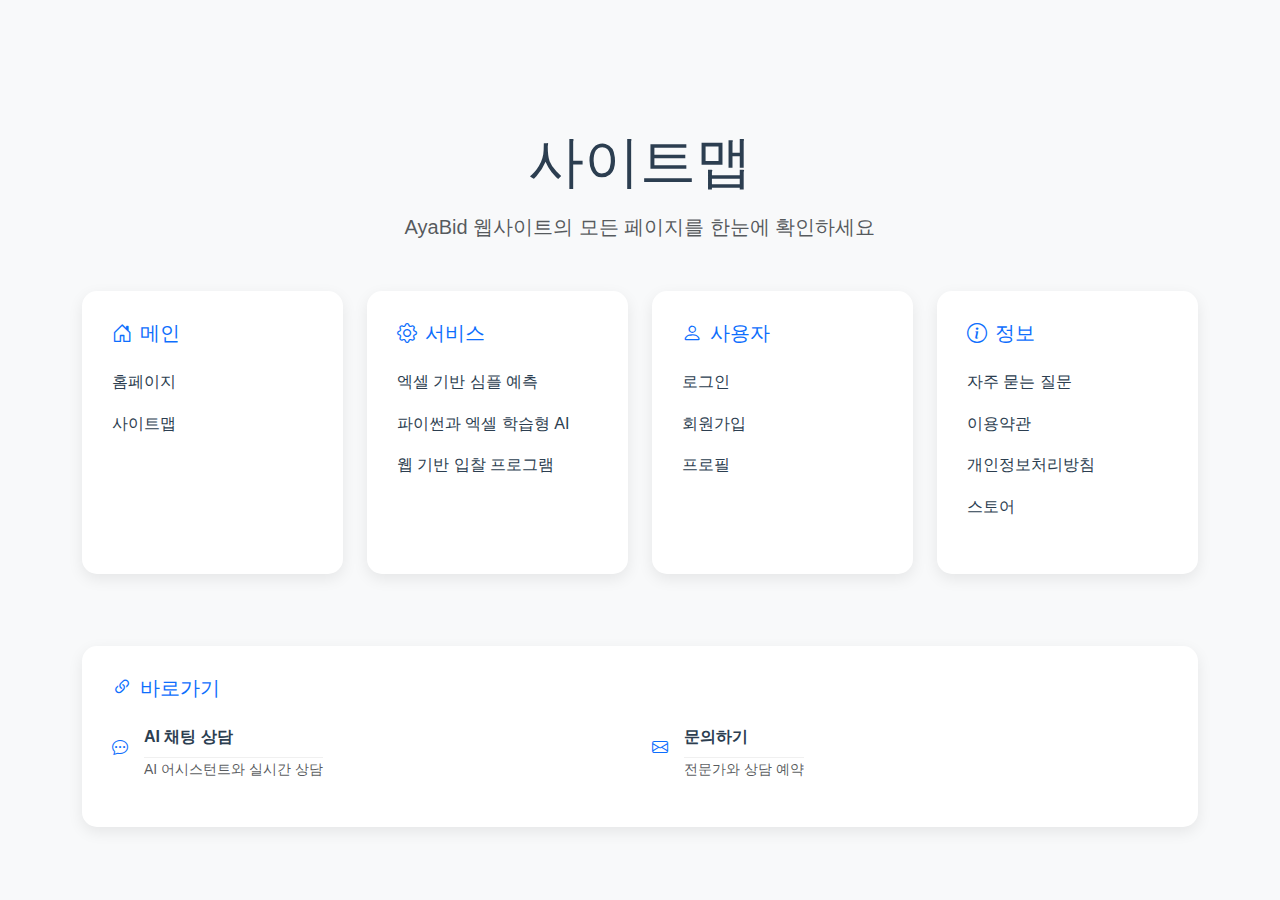
<file: sitemap.html>
<!DOCTYPE html>
<html lang="ko">
<head>
    <meta charset="UTF-8">
    <meta name="viewport" content="width=device-width, initial-scale=1.0">
    <meta name="description" content="사이트맵 - AyaBid AI 기반 입찰 예측 시스템">
    <title>사이트맵 - AyaBid</title>
    <link href="https://cdn.jsdelivr.net/npm/bootstrap@5.1.3/dist/css/bootstrap.min.css" rel="stylesheet">
    <link href="https://cdn.jsdelivr.net/npm/bootstrap-icons@1.8.0/font/bootstrap-icons.css" rel="stylesheet">
    <link href="assets/css/main.css" rel="stylesheet">
    <link href="assets/css/components.css" rel="stylesheet">
    <link href="assets/css/responsive.css" rel="stylesheet">
</head>
<body>
    <div id="header-container"></div>

    <main class="sitemap-page">
        <div class="container py-5">
            <div class="text-center mb-5">
                <h1 class="display-4 mb-3">사이트맵</h1>
                <p class="lead text-muted">AyaBid 웹사이트의 모든 페이지를 한눈에 확인하세요</p>
            </div>

            <div class="row">
                <div class="col-lg-3 col-md-6 mb-4">
                    <div class="sitemap-section">
                        <h3 class="h5 text-primary mb-3">
                            <i class="bi bi-house-door me-2"></i>메인
                        </h3>
                        <ul class="list-unstyled">
                            <li><a href="#home" class="sitemap-link">홈페이지</a></li>
                            <li><a href="#" class="sitemap-link">사이트맵</a></li>
                        </ul>
                    </div>
                </div>

                <div class="col-lg-3 col-md-6 mb-4">
                    <div class="sitemap-section">
                        <h3 class="h5 text-primary mb-3">
                            <i class="bi bi-gear me-2"></i>서비스
                        </h3>
                        <ul class="list-unstyled">
                            <li><a href="#excel-simple" class="sitemap-link">엑셀 기반 심플 예측</a></li>
                            <li><a href="#python-excel-ai" class="sitemap-link">파이썬과 엑셀 학습형 AI</a></li>
                            <li><a href="#web-based" class="sitemap-link">웹 기반 입찰 프로그램</a></li>
                        </ul>
                    </div>
                </div>

                <div class="col-lg-3 col-md-6 mb-4">
                    <div class="sitemap-section">
                        <h3 class="h5 text-primary mb-3">
                            <i class="bi bi-person me-2"></i>사용자
                        </h3>
                        <ul class="list-unstyled">
                            <li><a href="#login" class="sitemap-link">로그인</a></li>
                            <li><a href="#signup" class="sitemap-link">회원가입</a></li>
                            <li><a href="#profile" class="sitemap-link">프로필</a></li>
                        </ul>
                    </div>
                </div>

                <div class="col-lg-3 col-md-6 mb-4">
                    <div class="sitemap-section">
                        <h3 class="h5 text-primary mb-3">
                            <i class="bi bi-info-circle me-2"></i>정보
                        </h3>
                        <ul class="list-unstyled">
                            <li><a href="#faq" class="sitemap-link">자주 묻는 질문</a></li>
                            <li><a href="#terms" class="sitemap-link">이용약관</a></li>
                            <li><a href="#privacy" class="sitemap-link">개인정보처리방침</a></li>
                            <li><a href="#store" class="sitemap-link">스토어</a></li>
                        </ul>
                    </div>
                </div>
            </div>

            <div class="row mt-5">
                <div class="col-12">
                    <div class="sitemap-section">
                        <h3 class="h5 text-primary mb-3">
                            <i class="bi bi-link-45deg me-2"></i>바로가기
                        </h3>
                        <div class="row">
                            <div class="col-md-6 mb-3">
                                <div class="d-flex align-items-center">
                                    <i class="bi bi-chat-dots text-primary me-3"></i>
                                    <div>
                                        <a href="javascript:openChat();" class="sitemap-link fw-bold">AI 채팅 상담</a>
                                        <p class="small text-muted mb-0">AI 어시스턴트와 실시간 상담</p>
                                    </div>
                                </div>
                            </div>
                            <div class="col-md-6 mb-3">
                                <div class="d-flex align-items-center">
                                    <i class="bi bi-envelope text-primary me-3"></i>
                                    <div>
                                        <a href="#home#contact" class="sitemap-link fw-bold">문의하기</a>
                                        <p class="small text-muted mb-0">전문가와 상담 예약</p>
                                    </div>
                                </div>
                            </div>
                        </div>
                    </div>
                </div>
            </div>
        </div>
    </main>

    <div id="footer-container"></div>

    <script>
        // 채팅 열기 함수 정의
        function openChat() {
            if (window.openChat) {
                window.openChat();
            } else {
                // 부모 윈도우의 함수 호출
                if (window.parent && window.parent.openChat) {
                    window.parent.openChat();
                }
            }
        }
    </script>
</body>
</html>
</file>
<file: assets/css/main.css>
/* AyaBid 메인 스타일시트 - SPA 버전 */

/* 기본 변수 */
:root {
    --primary-navy: #1e3a5f;
    --primary-blue: #2196F3;
    --accent-silver: #9e9e9e;
    --light-gray: #f8f9fa;
    --white: #ffffff;
    --text-dark: #2c3e50;
    --text-light: #6c757d;
    --chat-bg: #f7f7f8;
    --user-msg: #007bff;
    --ai-msg: #ffffff;
}

/* 기본 스타일 */
* {
    margin: 0;
    padding: 0;
    box-sizing: border-box;
}

body {
    font-family: 'Inter', sans-serif;
    line-height: 1.6;
    color: var(--text-dark);
    overflow-x: hidden;
    background-color: var(--white);
}

html {
    scroll-behavior: smooth;
}

/* 배경 애니메이션 요소 */
.animated-bg {
    position: fixed;
    top: 0;
    left: 0;
    width: 100%;
    height: 100%;
    pointer-events: none;
    z-index: -1;
    overflow: hidden;
}

.floating-bar {
    position: absolute;
    background: linear-gradient(45deg, var(--primary-blue), var(--primary-navy));
    border-radius: 50px;
    opacity: 0.1;
    animation: floatBar 15s infinite linear;
}

.floating-bar:nth-child(1) {
    width: 200px;
    height: 4px;
    top: 20%;
    left: -200px;
    animation-delay: 0s;
}

.floating-bar:nth-child(2) {
    width: 150px;
    height: 3px;
    top: 40%;
    left: -150px;
    animation-delay: 5s;
}

.floating-bar:nth-child(3) {
    width: 180px;
    height: 5px;
    top: 60%;
    left: -180px;
    animation-delay: 10s;
}

.floating-bar:nth-child(4) {
    width: 120px;
    height: 3px;
    top: 80%;
    left: -120px;
    animation-delay: 7s;
}

@keyframes floatBar {
    0% {
        transform: translateX(0) rotate(0deg);
    }
    100% {
        transform: translateX(calc(100vw + 200px)) rotate(360deg);
    }
}

/* 파티클 시스템 */
.particle {
    position: absolute;
    background: var(--primary-blue);
    border-radius: 50%;
    pointer-events: none;
    animation: particle 20s infinite linear;
}

@keyframes particle {
    0% {
        transform: translateY(100vh) translateX(0) scale(0);
        opacity: 0;
    }
    10% {
        opacity: 1;
    }
    90% {
        opacity: 1;
    }
    100% {
        transform: translateY(-100px) translateX(100px) scale(1);
        opacity: 0;
    }
}

/* 네비게이션 */
.navbar {
    background: rgba(255, 255, 255, 0.95);
    backdrop-filter: blur(10px);
    box-shadow: 0 2px 20px rgba(0, 0, 0, 0.1);
    transition: all 0.3s ease;
    z-index: 1000;
}

.navbar-brand {
    font-weight: 700;
    font-size: 1.5rem;
    color: var(--primary-navy) !important;
}

.nav-link {
    font-weight: 500;
    color: var(--text-dark) !important;
    transition: color 0.3s ease;
    position: relative;
}

.nav-link:hover {
    color: var(--primary-blue) !important;
}

.nav-link::after {
    content: '';
    position: absolute;
    width: 0;
    height: 2px;
    bottom: 0;
    left: 50%;
    background-color: var(--primary-blue);
    transition: all 0.3s ease;
}

.nav-link:hover::after {
    width: 100%;
    left: 0;
}

/* Tab Navigation */
.tab-navigation {
    position: fixed;
    top: 50%;
    right: 30px;
    transform: translateY(-50%);
    z-index: 1000;
    background: rgba(255, 255, 255, 0.95);
    backdrop-filter: blur(10px);
    border-radius: 25px;
    padding: 15px;
    box-shadow: 0 10px 30px rgba(0, 0, 0, 0.1);
}

.tab-btn {
    display: block;
    width: 50px;
    height: 50px;
    border: none;
    background: transparent;
    border-radius: 50%;
    margin-bottom: 10px;
    cursor: pointer;
    transition: all 0.3s ease;
    position: relative;
    color: var(--text-light);
    font-size: 1.2rem;
}

.tab-btn:last-child {
    margin-bottom: 0;
}

.tab-btn:hover {
    background: var(--primary-blue);
    color: white;
    transform: scale(1.1);
}

.tab-btn.active {
    background: var(--primary-navy);
    color: white;
}

.tab-btn::after {
    content: attr(data-tooltip);
    position: absolute;
    right: 60px;
    top: 50%;
    transform: translateY(-50%);
    background: var(--text-dark);
    color: white;
    padding: 8px 12px;
    border-radius: 8px;
    font-size: 0.8rem;
    white-space: nowrap;
    opacity: 0;
    pointer-events: none;
    transition: opacity 0.3s ease;
}

.tab-btn:hover::after {
    opacity: 1;
}

/* 히어로 섹션 */
.hero-section {
    min-height: 100vh;
    background: linear-gradient(135deg, var(--light-gray) 0%, #ffffff 100%);
    display: flex;
    align-items: center;
    position: relative;
    overflow: hidden;
}

.hero-section::before {
    content: '';
    position: absolute;
    top: 0;
    left: 0;
    right: 0;
    bottom: 0;
    background: url('data:image/svg+xml,<svg xmlns="http://www.w3.org/2000/svg" viewBox="0 0 100 100"><defs><pattern id="grid" width="10" height="10" patternUnits="userSpaceOnUse"><path d="M 10 0 L 0 0 0 10" fill="none" stroke="%23e0e0e0" stroke-width="0.5"/></pattern></defs><rect width="100" height="100" fill="url(%23grid)"/></svg>');
    opacity: 0.3;
    z-index: 1;
}

.hero-content {
    position: relative;
    z-index: 2;
}

.logo-container {
    text-align: center;
    margin-bottom: 3rem;
    animation: fadeInUp 1s ease-out;
}

.logo-image {
    max-width: 300px;
    height: auto;
    filter: drop-shadow(0 10px 30px rgba(0, 0, 0, 0.1));
    transition: transform 0.3s ease;
}

.logo-image:hover {
    transform: scale(1.05);
}

.hero-title {
    font-size: 3.5rem;
    font-weight: 700;
    color: var(--primary-navy);
    margin-bottom: 1.5rem;
    animation: fadeInUp 1s ease-out 0.2s both;
}

.hero-subtitle {
    font-size: 1.3rem;
    color: var(--text-light);
    margin-bottom: 2rem;
    animation: fadeInUp 1s ease-out 0.4s both;
}

.hero-description {
    font-size: 1.1rem;
    color: var(--text-light);
    margin-bottom: 3rem;
    max-width: 600px;
    margin-left: auto;
    margin-right: auto;
    animation: fadeInUp 1s ease-out 0.6s both;
}

/* 채팅 인터페이스 */
.chat-interface {
    position: fixed;
    top: 0;
    left: 0;
    width: 100%;
    height: 100%;
    background: var(--chat-bg);
    z-index: 2000;
    transform: translateX(100%);
    transition: transform 0.5s cubic-bezier(0.4, 0, 0.2, 1);
    display: flex;
    flex-direction: column;
}

.chat-interface.active {
    transform: translateX(0);
}

.chat-header {
    background: white;
    padding: 20px;
    border-bottom: 1px solid #e0e0e0;
    display: flex;
    align-items: center;
    justify-content: space-between;
    box-shadow: 0 2px 10px rgba(0, 0, 0, 0.1);
}

.chat-title {
    font-size: 1.2rem;
    font-weight: 600;
    color: var(--primary-navy);
    margin: 0;
}

.chat-close {
    background: none;
    border: none;
    font-size: 1.5rem;
    color: var(--text-light);
    cursor: pointer;
    padding: 5px;
    border-radius: 50%;
    transition: all 0.3s ease;
}

.chat-close:hover {
    background: var(--light-gray);
    color: var(--primary-navy);
}

.chat-messages {
    flex: 1;
    overflow-y: auto;
    padding: 20px;
    display: flex;
    flex-direction: column;
    gap: 15px;
}

.message {
    max-width: 70%;
    padding: 15px 20px;
    border-radius: 20px;
    animation: messageSlide 0.3s ease-out;
    position: relative;
}

.message.user {
    background: var(--user-msg);
    color: white;
    align-self: flex-end;
    border-bottom-right-radius: 5px;
}

.message.ai {
    background: var(--ai-msg);
    color: var(--text-dark);
    align-self: flex-start;
    border: 1px solid #e0e0e0;
    border-bottom-left-radius: 5px;
}

.message-time {
    font-size: 0.7rem;
    opacity: 0.7;
    margin-top: 5px;
}

.typing-indicator {
    display: flex;
    align-items: center;
    gap: 5px;
    padding: 15px 20px;
    background: var(--ai-msg);
    border-radius: 20px;
    border-bottom-left-radius: 5px;
    max-width: 70%;
    align-self: flex-start;
    border: 1px solid #e0e0e0;
}

.typing-dot {
    width: 8px;
    height: 8px;
    background: var(--text-light);
    border-radius: 50%;
    animation: typing 1.4s infinite ease-in-out;
}

.typing-dot:nth-child(2) {
    animation-delay: 0.2s;
}

.typing-dot:nth-child(3) {
    animation-delay: 0.4s;
}

@keyframes typing {
    0%, 60%, 100% {
        transform: translateY(0);
        opacity: 0.4;
    }
    30% {
        transform: translateY(-10px);
        opacity: 1;
    }
}

.chat-input-container {
    background: white;
    padding: 20px;
    border-top: 1px solid #e0e0e0;
}

.chat-input-wrapper {
    display: flex;
    gap: 10px;
    align-items: flex-end;
    max-width: 800px;
    margin: 0 auto;
}

.chat-input {
    flex: 1;
    border: 2px solid #e0e0e0;
    border-radius: 25px;
    padding: 15px 20px;
    font-size: 1rem;
    resize: none;
    outline: none;
    transition: border-color 0.3s ease;
    max-height: 120px;
    min-height: 50px;
}

.chat-input:focus {
    border-color: var(--primary-blue);
}

.chat-send {
    background: var(--primary-blue);
    border: none;
    border-radius: 50%;
    width: 50px;
    height: 50px;
    color: white;
    cursor: pointer;
    transition: all 0.3s ease;
    display: flex;
    align-items: center;
    justify-content: center;
}

.chat-send:hover {
    background: var(--primary-navy);
    transform: scale(1.05);
}

.chat-send:disabled {
    background: var(--text-light);
    cursor: not-allowed;
    transform: none;
}

/* 버튼 스타일 */
.btn-primary-custom {
    background: linear-gradient(135deg, var(--primary-navy) 0%, var(--primary-blue) 100%);
    border: none;
    padding: 15px 30px;
    font-weight: 600;
    border-radius: 50px;
    transition: all 0.3s ease;
    box-shadow: 0 5px 15px rgba(0, 0, 0, 0.3);
    animation: fadeInUp 1s ease-out 0.8s both;
}

.btn-primary-custom:hover {
    transform: translateY(-3px);
    box-shadow: 0 10px 25px rgba(0, 0, 0, 0.4);
    background: linear-gradient(135deg, var(--primary-blue) 0%, var(--primary-navy) 100%);
}

.btn-outline-custom {
    border: 2px solid var(--primary-navy);
    color: var(--primary-navy);
    padding: 15px 30px;
    font-weight: 600;
    border-radius: 50px;
    transition: all 0.3s ease;
    background: transparent;
    animation: fadeInUp 1s ease-out 1s both;
}

.btn-outline-custom:hover {
    background: var(--primary-navy);
    color: white;
    transform: translateY(-3px);
    box-shadow: 0 10px 25px rgba(0, 0, 0, 0.3);
}

/* Features Section */
.features-section {
    padding: 100px 0;
    background: white;
}

.feature-card {
    background: white;
    border-radius: 20px;
    padding: 40px 30px;
    text-align: center;
    box-shadow: 0 10px 30px rgba(0, 0, 0, 0.1);
    transition: all 0.3s ease;
    height: 100%;
    border: 1px solid rgba(0, 0, 0, 0.05);
}

.feature-card:hover {
    transform: translateY(-10px);
    box-shadow: 0 20px 40px rgba(0, 0, 0, 0.15);
}

.feature-icon {
    width: 80px;
    height: 80px;
    background: linear-gradient(135deg, var(--primary-navy) 0%, var(--primary-blue) 100%);
    border-radius: 50%;
    display: flex;
    align-items: center;
    justify-content: center;
    margin: 0 auto 25px;
    font-size: 2rem;
    color: var(--white);
    transition: all 0.3s ease;
}

.feature-card:hover .feature-icon {
    transform: scale(1.1);
}

.feature-title {
    font-size: 1.5rem;
    font-weight: 600;
    color: var(--primary-navy);
    margin-bottom: 15px;
}

.feature-description {
    color: var(--text-light);
    line-height: 1.7;
}

/* Stats Section */
.stats-section {
    background: linear-gradient(135deg, var(--primary-navy) 0%, var(--primary-blue) 100%);
    padding: 80px 0;
}

.stat-item {
    text-align: center;
    padding: 20px;
}

.stat-number {
    font-size: 3rem;
    font-weight: 700;
    margin-bottom: 10px;
    display: block;
    color: var(--white);
}

.stat-label {
    font-size: 1.1rem;
    opacity: 0.9;
    color: var(--white);
}

/* CTA Section */
.cta-section {
    background: var(--light-gray);
    padding: 100px 0;
    text-align: center;
}

.cta-title {
    font-size: 2.5rem;
    font-weight: 700;
    color: var(--primary-navy);
    margin-bottom: 20px;
}

.cta-description {
    font-size: 1.2rem;
    color: var(--text-light);
    margin-bottom: 40px;
    max-width: 600px;
    margin-left: auto;
    margin-right: auto;
}

/* Footer */
.footer {
    background: var(--primary-navy);
    padding: 60px 0 30px;
}

.footer-title {
    font-size: 1.3rem;
    font-weight: 600;
    margin-bottom: 20px;
    color: var(--white);
}

.footer p {
    color: var(--white);
}

.footer-link {
    color: rgba(255, 255, 255, 0.8);
    text-decoration: none;
    transition: color 0.3s ease;
    display: block;
    margin-bottom: 8px;
}

.footer-link:hover {
    color: var(--white);
}

.social-icon {
    display: inline-flex;
    align-items: center;
    justify-content: center;
    width: 45px;
    height: 45px;
    background: rgba(255, 255, 255, 0.1);
    border-radius: 50%;
    color: var(--white);
    text-decoration: none;
    margin-right: 15px;
    transition: all 0.3s ease;
}

.social-icon:hover {
    background: var(--primary-blue);
    color: var(--white);
    transform: translateY(-3px);
}

/* 애니메이션 */
@keyframes fadeInUp {
    from {
        opacity: 0;
        transform: translateY(30px);
    }
    to {
        opacity: 1;
        transform: translateY(0);
    }
}

@keyframes messageSlide {
    from {
        opacity: 0;
        transform: translateY(20px);
    }
    to {
        opacity: 1;
        transform: translateY(0);
    }
}

@keyframes float {
    0%, 100% {
        transform: translateY(0px);
    }
    50% {
        transform: translateY(-20px);
    }
}

.floating {
    animation: float 6s ease-in-out infinite;
}

/* 스크롤 애니메이션 */
.fade-in {
    opacity: 0;
    transform: translateY(30px);
    transition: all 0.8s ease;
}

.fade-in.visible {
    opacity: 1;
    transform: translateY(0);
}

/* 프로그레스 바 */
.progress-container {
    position: fixed;
    top: 0;
    left: 0;
    width: 100%;
    height: 3px;
    background: rgba(255, 255, 255, 0.3);
    z-index: 1001;
}

.progress-bar {
    height: 100%;
    background: linear-gradient(90deg, var(--primary-blue), var(--primary-navy));
    width: 0%;
    transition: width 0.3s ease;
}

/* 채팅 인터페이스 기본 스타일 */
.chat-interface {
    position: fixed;
    top: 0;
    left: 0;
    width: 100%;
    height: 100%;
    background: var(--chat-bg);
    z-index: 2000;
    transform: translateX(100%);
    transition: transform 0.5s cubic-bezier(0.4, 0, 0.2, 1);
    display: flex;
    flex-direction: column;
}

.chat-interface.active {
    transform: translateX(0);
}

.chat-header {
    background: white;
    padding: 20px;
    border-bottom: 1px solid #e0e0e0;
    display: flex;
    align-items: center;
    justify-content: space-between;
    box-shadow: 0 2px 10px rgba(0, 0, 0, 0.1);
}

.chat-title {
    font-size: 1.2rem;
    font-weight: 600;
    color: var(--primary-navy);
    margin: 0;
}

.chat-close {
    background: none;
    border: none;
    font-size: 1.5rem;
    color: var(--text-light);
    cursor: pointer;
    padding: 5px;
    border-radius: 50%;
    transition: all 0.3s ease;
}

.chat-close:hover {
    background: var(--light-gray);
    color: var(--primary-navy);
}

.chat-messages {
    flex: 1;
    overflow-y: auto;
    padding: 20px;
    display: flex;
    flex-direction: column;
    gap: 15px;
}

.message {
    max-width: 70%;
    padding: 15px 20px;
    border-radius: 20px;
    animation: messageSlide 0.3s ease-out;
    position: relative;
}

.message.user {
    background: var(--user-msg);
    color: white;
    align-self: flex-end;
    border-bottom-right-radius: 5px;
}

.message.ai {
    background: var(--ai-msg);
    color: var(--text-dark);
    align-self: flex-start;
    border: 1px solid #e0e0e0;
    border-bottom-left-radius: 5px;
}

.message-time {
    font-size: 0.7rem;
    opacity: 0.7;
    margin-top: 5px;
}

/* 스크롤 맨 위로 버튼 */
.scroll-top {
    position: fixed;
    bottom: 30px;
    right: 30px;
    width: 50px;
    height: 50px;
    background: var(--primary-blue);
    color: white;
    border: none;
    border-radius: 50%;
    display: none;
    align-items: center;
    justify-content: center;
    cursor: pointer;
    transition: all 0.3s ease;
    z-index: 1000;
    box-shadow: 0 5px 15px rgba(0, 0, 0, 0.2);
}

.scroll-top:hover {
    background: var(--primary-navy);
    transform: translateY(-3px);
}

.scroll-top.show {
    display: flex;
}

@media (max-width: 768px) {
    .scroll-top {
        bottom: 100px;
    }
}

/* 로딩 오버레이 */
.loading-overlay {
    position: fixed;
    top: 0;
    left: 0;
    width: 100%;
    height: 100%;
    background: rgba(255, 255, 255, 0.95);
    display: flex;
    align-items: center;
    justify-content: center;
    z-index: 9999;
    backdrop-filter: blur(5px);
}

.loading-spinner {
    width: 50px;
    height: 50px;
    border: 4px solid #f3f3f3;
    border-top: 4px solid var(--primary-blue);
    border-radius: 50%;
    animation: spin 1s linear infinite;
}

@keyframes spin {
    0% { transform: rotate(0deg); }
    100% { transform: rotate(360deg); }
}

/* 메인 콘텐츠 */
.main-content {
    opacity: 0;
    transition: opacity 0.5s ease;
}

.main-content.loaded {
    opacity: 1;
}

/* 홈 컴포넌트 전용 스타일 */

/* 서비스 섹션 */
.service-section {
    padding: 80px 0;
    background: var(--white);
}

.service-header {
    text-align: center;
    margin-bottom: 60px;
}

.service-header h2 {
    font-size: 2.5rem;
    font-weight: 700;
    color: var(--primary-navy);
    margin-bottom: 20px;
}

.service-header p {
    font-size: 1.2rem;
    color: var(--text-light);
    max-width: 600px;
    margin: 0 auto;
}

.service-icon {
    width: 80px;
    height: 80px;
    background: linear-gradient(135deg, var(--primary-blue), var(--primary-navy));
    border-radius: 50%;
    display: flex;
    align-items: center;
    justify-content: center;
    margin: 0 auto 25px;
    color: white;
    font-size: 2rem;
    transition: all 0.3s ease;
}

.service-card:hover .service-icon {
    transform: scale(1.1) rotate(5deg);
    box-shadow: 0 10px 30px rgba(33, 150, 243, 0.3);
}

.service-title {
    font-size: 1.4rem;
    font-weight: 700;
    color: var(--primary-navy);
    margin-bottom: 15px;
    text-align: center;
}

.service-description {
    color: var(--text-light);
    line-height: 1.6;
    text-align: center;
    margin-bottom: 25px;
}

.service-features {
    list-style: none;
    padding: 0;
    margin: 0;
}

.service-features li {
    padding: 8px 0;
    color: var(--text-dark);
    display: flex;
    align-items: center;
}

.service-features li i {
    color: var(--primary-blue);
    margin-right: 10px;
    font-size: 1rem;
    width: 16px;
}

/* 성과 섹션 */
.achievement-section {
    padding: 80px 0;
    background: linear-gradient(135deg, var(--light-gray) 0%, #f0f8ff 100%);
    position: relative;
    overflow: hidden;
}

.achievement-section::before {
    content: '';
    position: absolute;
    top: 0;
    left: 0;
    right: 0;
    bottom: 0;
    background: url('data:image/svg+xml,<svg xmlns="http://www.w3.org/2000/svg" viewBox="0 0 100 100"><defs><pattern id="dots" width="20" height="20" patternUnits="userSpaceOnUse"><circle cx="10" cy="10" r="1" fill="%23e0e0e0"/></pattern></defs><rect width="100" height="100" fill="url(%23dots)"/></svg>');
    opacity: 0.3;
    pointer-events: none;
}

.achievement-header {
    text-align: center;
    margin-bottom: 60px;
    position: relative;
    z-index: 1;
}

.achievement-header h2 {
    font-size: 2.5rem;
    font-weight: 700;
    color: var(--primary-navy);
    margin-bottom: 20px;
}

.achievement-header p {
    font-size: 1.2rem;
    color: var(--text-light);
    max-width: 600px;
    margin: 0 auto;
}

.achievement-card {
    background: var(--white);
    border-radius: 20px;
    padding: 40px 30px;
    text-align: center;
    box-shadow: 0 10px 30px rgba(0, 0, 0, 0.1);
    transition: all 0.3s ease;
    height: 100%;
    position: relative;
    z-index: 1;
    border: 1px solid rgba(255, 255, 255, 0.2);
}

.achievement-card:hover {
    transform: translateY(-10px);
    box-shadow: 0 20px 50px rgba(0, 0, 0, 0.15);
}

.achievement-icon {
    width: 80px;
    height: 80px;
    background: linear-gradient(135deg, var(--primary-blue), var(--primary-navy));
    border-radius: 50%;
    display: flex;
    align-items: center;
    justify-content: center;
    margin: 0 auto 25px;
    color: white;
    font-size: 2rem;
    transition: all 0.3s ease;
}

.achievement-card:hover .achievement-icon {
    transform: scale(1.1) rotate(10deg);
}

.achievement-number {
    font-size: 3rem;
    font-weight: 800;
    color: var(--primary-blue);
    margin-bottom: 10px;
    display: block;
    line-height: 1;
}

.achievement-title {
    font-size: 1.3rem;
    font-weight: 700;
    color: var(--primary-navy);
    margin-bottom: 15px;
}

.achievement-description {
    color: var(--text-light);
    line-height: 1.6;
    margin-bottom: 0;
}

/* 전략 섹션 */
.strategy-section {
    padding: 80px 0;
    background: var(--white);
}

.strategy-header {
    text-align: center;
    margin-bottom: 60px;
}

.strategy-header h2 {
    font-size: 2.5rem;
    font-weight: 700;
    color: var(--primary-navy);
    margin-bottom: 20px;
}

.strategy-header p {
    font-size: 1.2rem;
    color: var(--text-light);
    max-width: 600px;
    margin: 0 auto;
}

.strategy-card {
    background: var(--white);
    border: 2px solid transparent;
    border-radius: 20px;
    padding: 40px 30px;
    text-align: center;
    transition: all 0.3s ease;
    height: 100%;
    position: relative;
    overflow: hidden;
}

.strategy-card::before {
    content: '';
    position: absolute;
    top: 0;
    left: 0;
    right: 0;
    bottom: 0;
    background: linear-gradient(135deg, var(--primary-blue), var(--primary-navy));
    opacity: 0;
    transition: opacity 0.3s ease;
    border-radius: 18px;
}

.strategy-card:hover::before {
    opacity: 0.05;
}

.strategy-card:hover {
    border-color: var(--primary-blue);
    transform: translateY(-5px);
    box-shadow: 0 15px 40px rgba(33, 150, 243, 0.2);
}

.strategy-step {
    position: relative;
    z-index: 1;
    width: 60px;
    height: 60px;
    background: linear-gradient(135deg, var(--primary-blue), var(--primary-navy));
    border-radius: 50%;
    display: flex;
    align-items: center;
    justify-content: center;
    margin: 0 auto 25px;
    color: white;
    font-size: 1.5rem;
    font-weight: 700;
    transition: all 0.3s ease;
}

.strategy-card:hover .strategy-step {
    transform: scale(1.1);
    box-shadow: 0 8px 25px rgba(33, 150, 243, 0.4);
}

.strategy-title {
    position: relative;
    z-index: 1;
    font-size: 1.4rem;
    font-weight: 700;
    color: var(--primary-navy);
    margin-bottom: 15px;
}

.strategy-description {
    position: relative;
    z-index: 1;
    color: var(--text-light);
    line-height: 1.6;
    margin-bottom: 0;
}

/* 추가 유틸리티 클래스 */
.section-divider {
    height: 1px;
    background: linear-gradient(90deg, transparent, var(--primary-blue), transparent);
    margin: 60px 0;
}

.text-gradient {
    background: linear-gradient(135deg, var(--primary-blue), var(--primary-navy));
    -webkit-background-clip: text;
    -webkit-text-fill-color: transparent;
    background-clip: text;
}

/* 반응형 디자인 */
@media (max-width: 768px) {
    .hero-title {
        font-size: 2.5rem;
    }
    
    .hero-subtitle {
        font-size: 1.1rem;
    }
    
    .tab-navigation {
        right: 15px;
        padding: 10px;
    }
    
    .tab-btn {
        width: 40px;
        height: 40px;
        font-size: 1rem;
    }
    
    .tab-btn::after {
        display: none;
    }
    
    .chat-input-container {
        padding: 15px;
    }
    
    .message {
        max-width: 90%;
    }
}

@media (max-width: 576px) {
    .hero-section {
        text-align: center;
    }
    
    .hero-title {
        font-size: 2rem;
    }
    
    .hero-subtitle {
        font-size: 1rem;
    }
    
    .hero-description {
        font-size: 0.95rem;
    }
    
    .btn-primary-custom,
    .btn-outline-custom {
        padding: 12px 24px;
        font-size: 1rem;
    }
}

/* 반응형 개선 - 홈 컴포넌트 */
@media (max-width: 768px) {
    .service-section,
    .achievement-section,
    .strategy-section,
    .cta-section {
        padding: 60px 0;
    }
    
    .service-header h2,
    .achievement-header h2,
    .strategy-header h2,
    .cta-title {
        font-size: 2rem;
    }
    
    .service-header p,
    .achievement-header p,
    .strategy-header p,
    .cta-description {
        font-size: 1rem;
    }
    
    .service-card,
    .achievement-card,
    .strategy-card {
        margin-bottom: 30px;
        padding: 30px 20px;
    }
    
    .service-icon,
    .achievement-icon {
        width: 60px;
        height: 60px;
        font-size: 1.5rem;
    }
    
    .strategy-step {
        width: 50px;
        height: 50px;
        font-size: 1.2rem;
    }
    
    .achievement-number {
        font-size: 2.5rem;
    }
    
    .service-title,
    .achievement-title,
    .strategy-title {
        font-size: 1.2rem;
    }
}

@media (max-width: 576px) {
    .service-section,
    .achievement-section,
    .strategy-section,
    .cta-section {
        padding: 40px 0;
    }
    
    .service-header h2,
    .achievement-header h2,
    .strategy-header h2,
    .cta-title {
        font-size: 1.8rem;
    }
    
    .service-card,
    .achievement-card,
    .strategy-card {
        padding: 25px 15px;
    }
    
    .achievement-number {
        font-size: 2rem;
    }
    
    .cta-description {
        margin-bottom: 30px;
    }
}
</file>
<file: assets/css/components.css>
/* 컴포넌트 전용 스타일 */

/* Time Badge 스타일 */
.time-badge {
    display: inline-flex;
    align-items: center;
    background: linear-gradient(135deg, var(--primary-blue), var(--primary-navy));
    color: white;
    padding: 8px 16px;
    border-radius: 20px;
    font-size: 0.9rem;
    font-weight: 600;
    margin-bottom: 20px;
    box-shadow: 0 4px 12px rgba(33, 150, 243, 0.3);
}

.time-badge i {
    margin-right: 5px;
}

/* 제품별 카드 스타일들 */
.excel-card, .web-card {
    background: white;
    border: 2px solid var(--primary-blue);
    border-radius: 20px;
    box-shadow: 0 10px 30px rgba(0, 0, 0, 0.1);
    transition: all 0.3s ease;
}

.excel-card:hover, .web-card:hover {
    transform: translateY(-5px);
    box-shadow: 0 15px 40px rgba(0, 0, 0, 0.15);
}

.excel-card .card-title, .web-card .card-title {
    color: var(--primary-navy);
    font-weight: 700;
    margin-bottom: 15px;
}

/* Contact 스타일들 */
.contact-info {
    padding: 30px;
    background: white;
    border-radius: 15px;
    box-shadow: 0 5px 20px rgba(0, 0, 0, 0.1);
}

.contact-item {
    display: flex;
    align-items: center;
    margin-bottom: 25px;
    padding: 15px 0;
    border-bottom: 1px solid #f0f0f0;
}

.contact-item:last-child {
    border-bottom: none;
    margin-bottom: 0;
}

.contact-icon {
    width: 50px;
    height: 50px;
    background: linear-gradient(135deg, var(--primary-blue), var(--primary-navy));
    border-radius: 50%;
    display: flex;
    align-items: center;
    justify-content: center;
    margin-right: 20px;
    color: white;
    font-size: 1.2rem;
    flex-shrink: 0;
}

.contact-item h5 {
    margin-bottom: 5px;
    color: var(--primary-navy);
    font-weight: 600;
}

.contact-item p {
    margin: 0;
    color: var(--text-light);
}

/* Tech Deep Card 스타일들 */
.tech-deep-card {
    background: white;
    border-radius: 15px;
    padding: 30px;
    box-shadow: 0 8px 25px rgba(0, 0, 0, 0.1);
    border-left: 5px solid var(--primary-blue);
    transition: all 0.3s ease;
    height: 100%;
}

.tech-deep-card:hover {
    transform: translateY(-3px);
    box-shadow: 0 12px 35px rgba(0, 0, 0, 0.15);
}

.tech-deep-title {
    color: var(--primary-navy);
    font-size: 1.4rem;
    font-weight: 700;
    margin-bottom: 20px;
    display: flex;
    align-items: center;
}

.tech-deep-title i {
    margin-right: 10px;
    color: var(--primary-blue);
}

.tech-deep-content {
    color: var(--text-dark);
    line-height: 1.6;
}

/* Price Card 스타일들 */
.price-card {
    background: white;
    border-radius: 20px;
    box-shadow: 0 10px 30px rgba(0, 0, 0, 0.1);
    transition: all 0.3s ease;
    border: 2px solid transparent;
    height: 100%;
    display: flex;
    flex-direction: column;
}

.price-card:hover {
    transform: translateY(-8px);
    box-shadow: 0 20px 50px rgba(0, 0, 0, 0.15);
    border-color: var(--primary-blue);
}

.price-header {
    background: linear-gradient(135deg, var(--primary-blue), var(--primary-navy));
    color: white;
    padding: 30px 20px;
    text-align: center;
    border-radius: 18px 18px 0 0;
}

.price-title {
    font-size: 1.5rem;
    font-weight: 700;
    margin-bottom: 10px;
}

.price {
    font-size: 3rem;
    font-weight: 800;
    margin-bottom: 5px;
}

.price-original {
    text-decoration: line-through;
    opacity: 0.7;
    font-size: 1rem;
}

.price-badge {
    display: inline-block;
    background: rgba(255, 255, 255, 0.2);
    padding: 5px 15px;
    border-radius: 20px;
    font-size: 0.9rem;
    font-weight: 600;
    margin-top: 10px;
}

.price-body {
    padding: 30px 20px;
    flex: 1;
}

.price-features {
    list-style: none;
    padding: 0;
    margin: 0;
}

.price-features li {
    padding: 10px 0;
    display: flex;
    align-items: center;
    font-size: 0.95rem;
}

.price-features li i {
    margin-right: 10px;
    font-size: 1.1rem;
}

.price-footer {
    padding: 20px;
    border-top: 1px solid #f0f0f0;
}

/* Product Card 스타일들 - Store 컴포넌트용 */
.product-card {
    background: white;
    border-radius: 15px;
    box-shadow: 0 5px 20px rgba(0, 0, 0, 0.08);
    transition: all 0.3s ease;
    overflow: hidden;
    position: relative;
}

.product-card:hover {
    transform: translateY(-5px);
    box-shadow: 0 15px 35px rgba(0, 0, 0, 0.15);
}

.product-icon {
    height: 80px;
    width: 80px;
    margin: 0 auto;
    border-radius: 50%;
    display: flex;
    align-items: center;
    justify-content: center;
    background-color: rgba(13, 110, 253, 0.1);
    color: #0d6efd;
}

.product-card .badge {
    z-index: 10;
}

.product-card .pricing h4 {
    color: var(--primary-navy);
    font-weight: 700;
}

/* Store 컴포넌트 전용 Feature List */
.product-card .feature-list {
    list-style-type: none;
    padding-left: 0;
}

.product-card .feature-list li {
    padding: 5px 0;
    color: #495057;
}

/* Progress Container 스타일 */
.progress-container {
    position: fixed;
    top: 0;
    left: 0;
    width: 100%;
    height: 4px;
    background: rgba(255, 255, 255, 0.1);
    z-index: 9999;
}

.progress-container .progress-bar {
    height: 100%;
    background: linear-gradient(90deg, var(--primary-blue), var(--primary-navy));
    width: 0%;
    transition: width 0.3s ease;
}

/* Sitemap 스타일들 */
.sitemap-page {
    padding-top: 80px;
    min-height: 100vh;
    background: var(--light-gray);
}

.sitemap-section {
    background: white;
    padding: 30px;
    border-radius: 15px;
    box-shadow: 0 5px 15px rgba(0, 0, 0, 0.08);
    height: 100%;
    transition: all 0.3s ease;
}

.sitemap-section:hover {
    transform: translateY(-3px);
    box-shadow: 0 10px 25px rgba(0, 0, 0, 0.12);
}

.sitemap-link {
    color: var(--text-dark);
    text-decoration: none;
    display: block;
    padding: 8px 0;
    border-bottom: 1px solid #f0f0f0;
    transition: all 0.3s ease;
}

.sitemap-link:hover {
    color: var(--primary-blue);
    padding-left: 10px;
}

.sitemap-link:last-child {
    border-bottom: none;
}

/* Sidebar 스타일 */
.sidebar {
    position: fixed;
    top: 0;
    right: -350px;
    width: 350px;
    height: 100vh;
    background: white;
    box-shadow: -5px 0 15px rgba(0, 0, 0, 0.1);
    transition: right 0.3s ease;
    z-index: 1040;
    overflow-y: auto;
}

.sidebar.active {
    right: 0;
}

.sidebar-header {
    padding: 20px;
    border-bottom: 1px solid #e9ecef;
    display: flex;
    justify-content: between;
    align-items: center;
}

.sidebar-title {
    margin: 0;
    color: var(--primary-navy);
    font-weight: 700;
}

.sidebar-content {
    padding: 20px 0;
}

.sidebar-item {
    display: flex;
    align-items: center;
    padding: 15px 20px;
    cursor: pointer;
    transition: all 0.3s ease;
    border-bottom: 1px solid #f8f9fa;
}

.sidebar-item:hover {
    background: var(--primary-blue);
    color: white;
    padding-left: 30px;
}

.sidebar-item i {
    font-size: 1.2rem;
    margin-right: 15px;
    width: 20px;
    text-align: center;
    color: var(--primary-blue);
}

.sidebar-item:hover i {
    color: white;
}

.sidebar-item span {
    font-weight: 500;
}

.sidebar-overlay {
    position: fixed;
    top: 0;
    left: 0;
    width: 100%;
    height: 100vh;
    background: rgba(0, 0, 0, 0.5);
    opacity: 0;
    visibility: hidden;
    transition: all 0.3s ease;
    z-index: 1039;
}

.sidebar-overlay.active {
    opacity: 1;
    visibility: visible;
}

.sidebar-toggle-btn {
    position: fixed;
    top: 50%;
    right: 20px;
    transform: translateY(-50%);
    width: 50px;
    height: 50px;
    background: var(--primary-blue);
    color: white;
    border: none;
    border-radius: 50%;
    display: flex;
    align-items: center;
    justify-content: center;
    font-size: 1.2rem;
    cursor: pointer;
    box-shadow: 0 4px 12px rgba(33, 150, 243, 0.3);
    transition: all 0.3s ease;
    z-index: 1000;
}

.sidebar-toggle-btn:hover {
    background: var(--primary-navy);
    transform: translateY(-50%) scale(1.1);
    box-shadow: 0 6px 20px rgba(33, 150, 243, 0.4);
}

/* 타임라인 스타일 */
.timeline {
    position: relative;
}

.timeline-item {
    position: relative;
    padding-left: 0;
}

.timeline-date {
    display: inline-block;
    margin-bottom: 0.5rem;
    font-size: 0.875rem;
}

.timeline-title {
    margin-bottom: 0.5rem;
    color: var(--primary-navy);
}

.timeline-description {
    font-size: 0.9rem;
    color: #6c757d;
    line-height: 1.5;
}

/* 진행률 타임라인 스타일 */
.progress-timeline .progress {
    border-radius: 4px;
    background-color: #e9ecef;
}

.progress-timeline .progress-bar {
    border-radius: 4px;
    transition: width 0.6s ease;
}

/* 통계 스타일 개선 */
.stat-number {
    display: block;
    margin-bottom: 0.5rem;
}

.stat-label {
    font-size: 0.9rem;
    color: #6c757d;
    font-weight: 500;
}

/* 기능 리스트 스타일 */
.feature-list {
    list-style: none;
    padding-left: 0;
}

.feature-list li {
    margin-bottom: 0.75rem;
    display: flex;
    align-items: flex-start;
    gap: 0.5rem;
}

.feature-list i {
    margin-top: 0.125rem;
    flex-shrink: 0;
}

/* 카드 높이 균등화 */
.feature-card.h-100 {
    height: 100%;
    display: flex;
    flex-direction: column;
}

.feature-card.h-100 .feature-description {
    flex-grow: 1;
}

/* Background Soft Colors */
.bg-primary-soft {
    background-color: rgba(33, 150, 243, 0.1) !important;
}

.bg-info-soft {
    background-color: rgba(23, 162, 184, 0.1) !important;
}

.bg-warning-soft {
    background-color: rgba(255, 193, 7, 0.1) !important;
}

.bg-success-soft {
    background-color: rgba(40, 167, 69, 0.1) !important;
}

/* Fade In Animation */
.components-fade-in {
    opacity: 0;
    transform: translateY(30px);
    transition: all 0.8s ease;
}

.components-fade-in.visible {
    opacity: 1;
    transform: translateY(0);
}

/* Intersection Observer용 유틸리티 클래스 */
.opacity-0 {
    opacity: 0;
}

.opacity-100 {
    opacity: 1;
}

.translate-y-0 {
    transform: translateY(0);
}

/* Buy Product Button 스타일 */
.buy-product-btn {
    position: relative;
    overflow: hidden;
    transition: all 0.3s ease;
}

.buy-product-btn::before {
    content: '';
    position: absolute;
    top: 50%;
    left: 50%;
    width: 0;
    height: 0;
    background: rgba(255, 255, 255, 0.2);
    border-radius: 50%;
    transform: translate(-50%, -50%);
    transition: width 0.3s ease, height 0.3s ease;
}

.buy-product-btn:hover::before {
    width: 300px;
    height: 300px;
}

/* 버튼 스타일 추가 */
.btn-primary-custom {
    background: linear-gradient(135deg, var(--primary-navy) 0%, var(--primary-blue) 100%);
    border: none;
    padding: 15px 30px;
    font-weight: 600;
    border-radius: 50px;
    transition: all 0.3s ease;
    box-shadow: 0 5px 15px rgba(30, 58, 95, 0.3);
    animation: fadeInUp 1s ease-out 0.8s both;
}

.btn-primary-custom:hover {
    transform: translateY(-3px);
    box-shadow: 0 10px 25px rgba(30, 58, 95, 0.4);
    background: linear-gradient(135deg, var(--primary-blue) 0%, var(--primary-navy) 100%);
}

.btn-outline-custom {
    border: 2px solid var(--primary-navy);
    color: var(--primary-navy);
    padding: 15px 30px;
    font-weight: 600;
    border-radius: 50px;
    transition: all 0.3s ease;
    background: transparent;
    animation: fadeInUp 1s ease-out 1s both;
}

.btn-outline-custom:hover {
    background: var(--primary-navy);
    color: white;
    transform: translateY(-3px);
    box-shadow: 0 10px 25px rgba(30, 58, 95, 0.3);
}

/* 채팅 인터페이스 추가 스타일 */
.chat-input-container {
    background: white;
    padding: 20px;
    border-top: 1px solid #e0e0e0;
}

.chat-input-wrapper {
    display: flex;
    gap: 10px;
    align-items: flex-end;
    max-width: 800px;
    margin: 0 auto;
}

.chat-input {
    flex: 1;
    border: 2px solid #e0e0e0;
    border-radius: 25px;
    padding: 15px 20px;
    font-size: 1rem;
    resize: none;
    outline: none;
    transition: border-color 0.3s ease;
    max-height: 120px;
    min-height: 50px;
}

.chat-input:focus {
    border-color: var(--primary-blue);
}

.chat-send {
    background: var(--primary-blue);
    border: none;
    border-radius: 50%;
    width: 50px;
    height: 50px;
    color: white;
    cursor: pointer;
    transition: all 0.3s ease;
    display: flex;
    align-items: center;
    justify-content: center;
}

.chat-send:hover {
    background: var(--primary-navy);
    transform: scale(1.05);
}

.chat-send:disabled {
    background: var(--text-light);
    cursor: not-allowed;
    transform: none;
}

/* 타이핑 인디케이터 개선 */
.typing-indicator {
    display: flex;
    align-items: center;
    gap: 5px;
    padding: 15px 20px;
    background: var(--ai-msg);
    border-radius: 20px;
    border-bottom-left-radius: 5px;
    max-width: 70%;
    align-self: flex-start;
    border: 1px solid #e0e0e0;
}

.typing-dot {
    width: 8px;
    height: 8px;
    background: var(--text-light);
    border-radius: 50%;
    animation: typing 1.4s infinite ease-in-out;
}

.typing-dot:nth-child(2) {
    animation-delay: 0.2s;
}

.typing-dot:nth-child(3) {
    animation-delay: 0.4s;
}

@keyframes typing {
    0%, 60%, 100% {
        transform: translateY(0);
        opacity: 0.4;
    }
    30% {
        transform: translateY(-10px);
        opacity: 1;
    }
}

/* 메시지 애니메이션 추가 */
@keyframes messageSlide {
    from {
        opacity: 0;
        transform: translateY(20px);
    }
    to {
        opacity: 1;
        transform: translateY(0);
    }
}

/* 반응형 개선 */
@media (max-width: 768px) {
    .tech-deep-card,
    .price-card,
    .product-card {
        margin-bottom: 20px;
    }
    
    .contact-item {
        flex-direction: column;
        text-align: center;
    }
    
    .contact-icon {
        margin-right: 0;
        margin-bottom: 10px;
    }
    
    .price-header {
        padding: 20px 15px;
    }
    
    .price {
        font-size: 2.5rem;
    }
    
    .sitemap-section {
        padding: 20px;
        margin-bottom: 20px;
    }
    
    .sidebar {
        width: 280px;
        right: -280px;
    }
    
    .sidebar-toggle-btn {
        width: 45px;
        height: 45px;
        right: 15px;
    }
    
    .sidebar-item {
        padding: 12px 15px;
    }
    
    .sidebar-item:hover {
        padding-left: 25px;
    }
}

@media (max-width: 576px) {
    .tech-deep-title {
        font-size: 1.2rem;
    }
    
    .price-title {
        font-size: 1.3rem;
    }
    
    .price {
        font-size: 2rem;
    }
    
    .sitemap-page {
        padding-top: 60px;
    }
    
    .sidebar {
        width: 100%;
        right: -100%;
    }
    
    .sidebar-toggle-btn {
        right: 10px;
    }
}

/* 접근성 개선 */
.price-card:focus-within,
.product-card:focus-within,
.tech-deep-card:focus-within,
.sitemap-section:focus-within {
    outline: 2px solid var(--primary-blue);
    outline-offset: 2px;
}

/* 프린트 스타일 */
@media print {
    .price-card,
    .product-card,
    .sitemap-section {
        break-inside: avoid;
        box-shadow: none;
        border: 1px solid #ddd;
    }
    
    .bg-primary-soft,
    .bg-info-soft,
    .bg-warning-soft,
    .bg-success-soft {
        background-color: #f8f9fa !important;
    }
    
    .progress-container {
        display: none;
    }
}
</file>
<file: assets/css/responsive.css>
/* 반응형 디자인을 위한 미디어 쿼리 */

/* 큰 데스크탑 (1400px 이상) */
@media (min-width: 1400px) {
    .container {
        max-width: 1320px;
    }
}

/* 일반 데스크탑 (1200px 이상) */
@media (min-width: 1200px) and (max-width: 1399.98px) {
    .section {
        padding: 90px 0;
    }
    
    .hero-title {
        font-size: 3.2rem;
    }
}

/* 중간 화면 (노트북) */
@media (max-width: 1199.98px) {
    .hero-title {
        font-size: 3rem;
    }
    
    .section-title {
        font-size: 2.2rem;
    }
    
    .container {
        max-width: 960px;
    }
}

/* 작은 데스크탑 및 태블릿 (992px 이상) */
@media (min-width: 992px) and (max-width: 1199.98px) {
    .section {
        padding: 80px 0;
    }
    
    .hero-title {
        font-size: 3rem;
    }
    
    .hero-subtitle {
        font-size: 1.2rem;
    }
    
    .section-title {
        font-size: 2.2rem;
    }
}

/* 태블릿 화면 */
@media (max-width: 991.98px) {
    .hero-title {
        font-size: 2.5rem;
    }
    
    .hero-subtitle {
        font-size: 1.1rem;
    }
    
    .section-title {
        font-size: 2rem;
    }
    
    .section-subtitle {
        font-size: 1rem;
    }
    
    .feature-card {
        padding: 30px 25px;
        margin-bottom: 25px;
    }
    
    .service-card {
        margin-bottom: 25px;
    }
    
    .stats-section .row {
        text-align: center;
    }
    
    .stat-item {
        margin-bottom: 30px;
    }
    
    .stat-number {
        font-size: 2.5rem;
    }
    
    /* 네비게이션 수정 */
    .navbar-nav {
        text-align: center;
        padding: 20px 0;
    }
    
    .nav-link {
        padding: 10px 0 !important;
        margin: 5px 0;
    }
    
    .dropdown-menu {
        background: rgba(255, 255, 255, 0.95);
        backdrop-filter: blur(10px);
        border: none;
        box-shadow: 0 4px 20px rgba(0, 0, 0, 0.1);
    }
    
    /* 버튼 스택 */
    .hero-content .d-flex {
        flex-direction: column;
        gap: 15px !important;
    }
    
    .btn-lg {
        width: 100%;
        max-width: 300px;
        margin: 0 auto;
    }
}

/* 모바일 (768px 미만) */
@media (max-width: 767.98px) {
    /* 사이드바 토글 버튼 표시 */
    .sidebar-toggle {
        display: flex;
    }
    
    /* 기본 폰트 크기 조정 */
    .hero-title {
        font-size: 2rem;
        line-height: 1.2;
    }
    
    .hero-subtitle {
        font-size: 1rem;
    }
    
    .hero-description {
        font-size: 0.95rem;
        padding: 0 10px;
    }
    
    .section-title {
        font-size: 1.8rem;
    }
    
    .section-subtitle {
        font-size: 0.95rem;
        padding: 0 10px;
    }
    
    /* 섹션 패딩 조정 */
    .section {
        padding: 60px 0;
    }
    
    .hero-section {
        padding-top: 80px;
        min-height: 90vh;
    }
    
    /* 카드 스타일 조정 */
    .feature-card,
    .service-card {
        margin-bottom: 20px;
    }
    
    .feature-card {
        padding: 25px 20px;
    }
    
    .service-card-content {
        padding: 20px;
    }
    
    .tech-card {
        padding: 20px;
        margin-bottom: 15px;
    }
    
    /* 아이콘 크기 조정 */
    .feature-icon {
        width: 60px;
        height: 60px;
        font-size: 1.5rem;
        margin-bottom: 20px;
    }
    
    .tech-icon {
        width: 50px;
        height: 50px;
        font-size: 1.2rem;
        margin-bottom: 15px;
    }
    
    /* 통계 섹션 */
    .stats-section {
        padding: 50px 0;
    }
    
    .stat-number {
        font-size: 2rem;
    }
    
    .stat-label {
        font-size: 0.9rem;
    }
    
    /* CTA 섹션 */
    .cta-section {
        padding: 60px 0;
    }
    
    .cta-title {
        font-size: 1.8rem;
    }
    
    .cta-description {
        font-size: 1rem;
        padding: 0 15px;
    }
    
    /* 폼 스타일 */
    .form-control,
    .form-select {
        padding: 12px 15px;
        font-size: 0.95rem;
    }
    
    /* 네비게이션 */
    .navbar {
        padding: 10px 0;
    }
    
    .navbar-brand {
        font-size: 1.3rem;
    }
    
    /* 로고 크기 조정 */
    .logo-image {
        max-width: 250px;
    }
    
    /* 푸터 */
    .footer {
        padding: 40px 0 20px;
        text-align: center;
    }
    
    .footer .col-lg-4,
    .footer .col-lg-2 {
        margin-bottom: 30px;
    }
    
    .social-icon {
        width: 40px;
        height: 40px;
        margin: 0 10px 10px 0;
    }
    
    /* 스크롤 버튼 */
    .scroll-top {
        width: 45px;
        height: 45px;
        bottom: 20px;
        right: 20px;
    }
    
    /* 진행 바 */
    .progress-container {
        height: 4px;
    }
    
    /* 알림 */
    .notification {
        right: 10px;
        left: 10px;
        min-width: auto;
    }
}

/* 작은 모바일 (576px 미만) */
@media (max-width: 575.98px) {
    .hero-title {
        font-size: 1.8rem;
    }
    
    .section-title {
        font-size: 1.6rem;
    }
    
    .container {
        padding: 0 10px;
    }
    
    .feature-card,
    .service-card {
        margin: 0 10px 15px;
    }
    
    .hero-content .d-flex .btn {
        font-size: 0.9rem;
        padding: 12px 25px;
    }
    
    /* 모달 크기 조정 */
    .modal-dialog {
        margin: 10px;
    }
    
    .modal-content {
        border-radius: 10px;
    }
    
    /* 카드 간격 줄이기 */
    .row.g-4 {
        gap: 1rem !important;
    }
}

/* 가로 방향 모바일 */
@media (max-height: 500px) and (orientation: landscape) {
    .hero-section {
        min-height: 100vh;
        padding-top: 60px;
    }
    
    .hero-title {
        font-size: 1.8rem;
        margin-bottom: 1rem;
    }
    
    .hero-subtitle {
        font-size: 0.95rem;
        margin-bottom: 1rem;
    }
    
    .hero-description {
        font-size: 0.9rem;
        margin-bottom: 1.5rem;
    }
    
    .section {
        padding: 40px 0;
    }
}

/* 접근성 개선 */
@media (prefers-reduced-motion: reduce) {
    * {
        animation-duration: 0.01ms !important;
        animation-iteration-count: 1 !important;
        transition-duration: 0.01ms !important;
    }
    
    .floating-bar,
    .particle {
        animation: none !important;
    }
}

/* 고대비 모드 */
@media (prefers-contrast: high) {
    :root {
        --primary-navy: #000000;
        --primary-blue: #0000FF;
        --text-dark: #000000;
        --text-light: #333333;
    }
    
    .feature-card,
    .service-card,
    .tech-card {
        border: 2px solid var(--text-dark);
    }
}

/* 다크 모드 지원 */
@media (prefers-color-scheme: dark) {
    :root {
        --white: #1a1a1a;
        --light-gray: #2d2d2d;
        --text-dark: #ffffff;
        --text-light: #cccccc;
        --chat-bg: #2d2d2d;
    }
    
    body {
        background-color: var(--white);
        color: var(--text-dark);
    }
    
    .navbar {
        background: rgba(26, 26, 26, 0.95) !important;
    }
    
    .feature-card,
    .service-card,
    .tech-card {
        background: var(--light-gray);
        border-color: rgba(255, 255, 255, 0.1);
    }
    
    .footer {
        background: #111111;
    }
}

/* 프린트 스타일 */
@media print {
    .navbar,
    .scroll-top,
    .progress-container,
    .sidebar,
    .sidebar-toggle {
        display: none !important;
    }
    
    .hero-section {
        page-break-inside: avoid;
    }
    
    .feature-card,
    .service-card {
        page-break-inside: avoid;
        margin-bottom: 20px;
    }
    
    * {
        color: black !important;
        background: white !important;
    }
}
</file>
